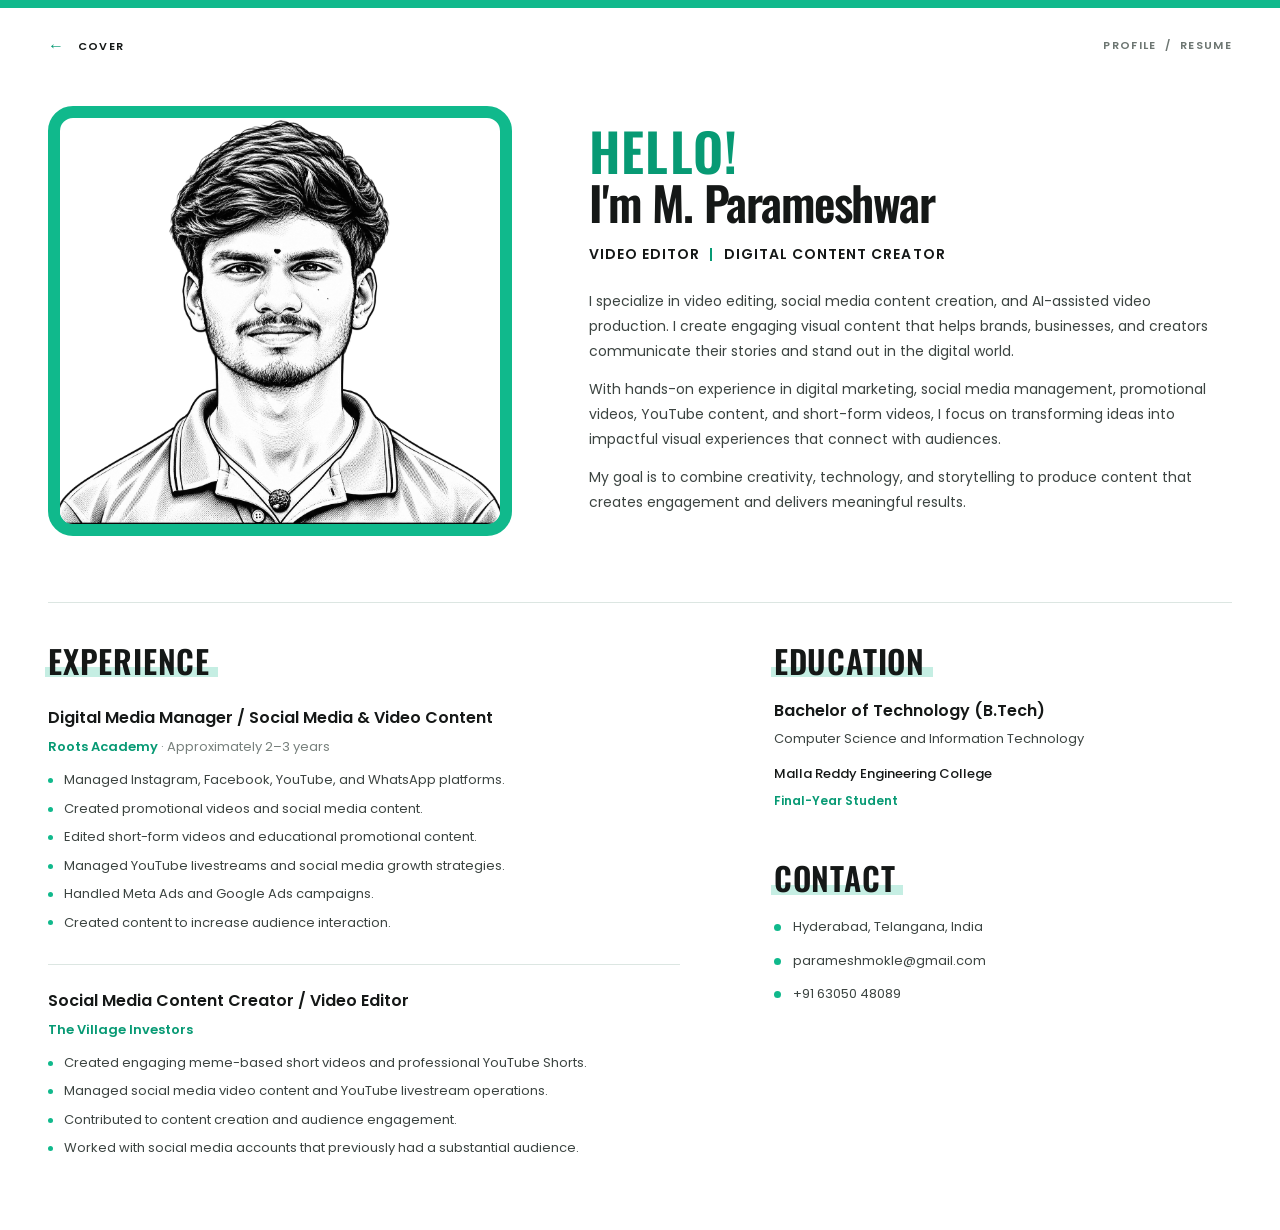
<file: profile.html>
<!doctype html>
<html lang="en">
  <head>
    <meta charset="utf-8" />
    <meta name="viewport" content="width=device-width, initial-scale=1" />
    <meta name="theme-color" content="#ffffff" />
    <meta
      name="description"
      content="Experience, education, skills, and contact information for M. Parameshwar, video editor and digital content creator."
    />
    <title>M. Parameshwar — Profile</title>
    <link rel="preconnect" href="https://fonts.googleapis.com" />
    <link rel="preconnect" href="https://fonts.gstatic.com" crossorigin />
    <link
      href="https://fonts.googleapis.com/css2?family=Oswald:wght@400;500;600;700&family=Poppins:wght@400;500;600;700&display=swap"
      rel="stylesheet"
    />
    <link rel="stylesheet" href="profile.css" />
  </head>
  <body class="profile-page">
    <div class="top-accent" aria-hidden="true"></div>
    <header class="page-header">
      <a class="back-link" href="index.html"><span aria-hidden="true">←</span> COVER</a>
      <span class="header-note">PROFILE&nbsp; / &nbsp;RESUME</span>
    </header>

    <main class="resume">
      <section class="intro" aria-labelledby="intro-heading">
        <figure class="portrait-frame">
          <img
            src="assets/portfolio-portrait.png"
            alt="Black-and-white illustrated portrait of M. Parameshwar"
            width="1327"
            height="1186"
          />
        </figure>

        <div class="intro-copy">
          <h1 id="intro-heading">
            <span class="hello">HELLO!</span>
            <span class="intro-name">I'm M. Parameshwar</span>
          </h1>
          <p class="professional-title">VIDEO EDITOR <span aria-hidden="true">|</span> DIGITAL CONTENT CREATOR</p>
          <div class="intro-body">
            <p>
              I specialize in video editing, social media content creation, and AI-assisted video production. I create engaging visual content that helps brands, businesses, and creators communicate their stories and stand out in the digital world.
            </p>
            <p>
              With hands-on experience in digital marketing, social media management, promotional videos, YouTube content, and short-form videos, I focus on transforming ideas into impactful visual experiences that connect with audiences.
            </p>
            <p>
              My goal is to combine creativity, technology, and storytelling to produce content that creates engagement and delivers meaningful results.
            </p>
          </div>
        </div>
      </section>

      <div class="resume-grid">
        <section class="experience" aria-labelledby="experience-heading">
          <h2 class="section-heading" id="experience-heading">EXPERIENCE</h2>

          <article class="experience-entry">
            <h3>Digital Media Manager / Social Media &amp; Video Content</h3>
            <p class="company-line">Roots Academy <span>· Approximately 2–3 years</span></p>
            <ul class="detail-list">
              <li>Managed Instagram, Facebook, YouTube, and WhatsApp platforms.</li>
              <li>Created promotional videos and social media content.</li>
              <li>Edited short-form videos and educational promotional content.</li>
              <li>Managed YouTube livestreams and social media growth strategies.</li>
              <li>Handled Meta Ads and Google Ads campaigns.</li>
              <li>Created content to increase audience interaction.</li>
            </ul>
          </article>

          <article class="experience-entry experience-entry--last">
            <h3>Social Media Content Creator / Video Editor</h3>
            <p class="company-line">The Village Investors</p>
            <ul class="detail-list">
              <li>Created engaging meme-based short videos and professional YouTube Shorts.</li>
              <li>Managed social media video content and YouTube livestream operations.</li>
              <li>Contributed to content creation and audience engagement.</li>
              <li>Worked with social media accounts that previously had a substantial audience.</li>
            </ul>
          </article>
        </section>

        <aside class="details-column" aria-label="Education and contact information">
          <section class="detail-section" aria-labelledby="education-heading">
            <h2 class="section-heading" id="education-heading">EDUCATION</h2>
            <p class="degree">Bachelor of Technology (B.Tech)</p>
            <p class="specialization">Computer Science and Information Technology</p>
            <p class="institution">Malla Reddy Engineering College</p>
            <p class="student-status">Final-Year Student</p>
          </section>

          <section class="detail-section contact-section" aria-labelledby="contact-heading">
            <h2 class="section-heading" id="contact-heading">CONTACT</h2>
            <ul class="contact-list">
              <li>Hyderabad, Telangana, India</li>
              <li><a href="mailto:parameshmokle@gmail.com">parameshmokle@gmail.com</a></li>
              <li><a href="tel:+916305048089">+91 63050 48089</a></li>
            </ul>
          </section>
        </aside>
      </div>

    </main>
  </body>
</html>
</file>
<file: profile.css>
:root {
  color-scheme: light;
  --green: #10b98c;
  --green-dark: #079a74;
  --ink: #151817;
  --body-ink: #3c4441;
  --rule: #dce6e2;
}

* {
  box-sizing: border-box;
}

html {
  min-width: 320px;
  background: #ffffff;
  scroll-behavior: smooth;
}

body {
  min-width: 320px;
  margin: 0;
  background: #ffffff;
  color: var(--body-ink);
  font-family: "Poppins", Arial, sans-serif;
  -webkit-font-smoothing: antialiased;
  text-rendering: optimizeLegibility;
}

.top-accent {
  width: 100%;
  height: 8px;
  background: var(--green);
}

.page-header,
.resume {
  width: min(100% - 96px, 1280px);
  margin-inline: auto;
}

.page-header {
  display: flex;
  justify-content: space-between;
  align-items: center;
  min-height: 74px;
  color: #59615e;
  font-size: 11px;
  font-weight: 600;
  letter-spacing: 0.12em;
}

.back-link {
  color: var(--ink);
  text-decoration: none;
  transition: color 180ms ease;
}

.back-link span {
  margin-right: 8px;
  color: var(--green-dark);
  font-size: 16px;
  vertical-align: -1px;
}

.back-link:hover,
.back-link:focus-visible {
  color: var(--green-dark);
}

.back-link:focus-visible,
.caption--name:focus-visible,
.contact-list a:focus-visible {
  outline: 2px solid var(--green-dark);
  outline-offset: 4px;
}

.header-note {
  color: #6d7672;
}

.intro {
  display: grid;
  grid-template-columns: minmax(340px, 0.88fr) minmax(0, 1.22fr);
  align-items: center;
  gap: clamp(48px, 6vw, 88px);
  padding: 24px 0 66px;
}

.portrait-frame {
  width: 100%;
  max-width: 468px;
  aspect-ratio: 1.08 / 1;
  margin: 0;
  overflow: hidden;
  border: 12px solid var(--green);
  border-radius: 25px;
  background: #ffffff;
}

.portrait-frame img {
  display: block;
  width: 100%;
  height: 100%;
  object-fit: cover;
  object-position: center 34%;
  filter: grayscale(1);
}

.intro-copy {
  padding: 4px 0 8px;
}

.intro-copy h1 {
  display: flex;
  flex-direction: column;
  gap: 1px;
  margin: 0;
  color: var(--ink);
  font-family: "Oswald", Impact, sans-serif;
  font-weight: 600;
  line-height: 1.03;
}

.hello {
  color: var(--green-dark);
  font-size: clamp(38px, 4.1vw, 54px);
  letter-spacing: 0.025em;
}

.intro-name {
  font-size: clamp(34px, 3.65vw, 48px);
  letter-spacing: -0.025em;
}

.professional-title {
  margin: 18px 0 24px;
  color: var(--ink);
  font-size: 14px;
  font-weight: 600;
  letter-spacing: 0.075em;
}

.professional-title span {
  padding-inline: 5px;
  color: var(--green-dark);
}

.intro-body {
  max-width: 690px;
  font-size: 14px;
  line-height: 1.78;
}

.intro-body p {
  margin: 0 0 13px;
}

.intro-body p:last-child {
  margin-bottom: 0;
}

.resume-grid {
  display: grid;
  grid-template-columns: minmax(0, 1.38fr) minmax(310px, 1fr);
  gap: clamp(52px, 7.3vw, 104px);
  padding: 4px 0 64px;
  border-top: 1px solid var(--rule);
}

.experience,
.details-column {
  min-width: 0;
  padding-top: 36px;
}

.section-heading {
  position: relative;
  z-index: 0;
  width: max-content;
  max-width: 100%;
  margin: 0 0 28px;
  color: var(--ink);
  font-family: "Oswald", Impact, sans-serif;
  font-size: 32px;
  font-weight: 600;
  letter-spacing: 0.025em;
  line-height: 1.12;
}

.section-heading::after {
  position: absolute;
  z-index: -1;
  right: -8px;
  bottom: 1px;
  left: -3px;
  height: 10px;
  background: rgb(16 185 140 / 24%);
  content: "";
}

.experience-entry {
  padding: 0 0 24px;
  margin: 0 0 24px;
  border-bottom: 1px solid var(--rule);
}

.experience-entry--last {
  padding-bottom: 0;
  margin-bottom: 0;
  border-bottom: 0;
}

.experience-entry h3 {
  max-width: 700px;
  margin: 0 0 7px;
  color: var(--ink);
  font-size: 16px;
  font-weight: 600;
  line-height: 1.5;
}

.company-line {
  margin: 0 0 12px;
  color: var(--green-dark);
  font-size: 13px;
  font-weight: 600;
}

.company-line span {
  color: #77807c;
  font-weight: 400;
}

.detail-list,
.contact-list {
  padding: 0;
  margin: 0;
  list-style: none;
}

.detail-list li {
  position: relative;
  padding-left: 16px;
  margin: 0 0 7px;
  font-size: 13px;
  line-height: 1.65;
}

.detail-list li::before {
  position: absolute;
  top: 0.68em;
  left: 0;
  width: 5px;
  height: 5px;
  border-radius: 50%;
  background: var(--green);
  content: "";
}

.details-column {
  display: flex;
  flex-direction: column;
  gap: 42px;
}

.detail-section .section-heading {
  margin-bottom: 21px;
}

.degree {
  margin: 0 0 4px;
  color: var(--ink);
  font-size: 16px;
  font-weight: 600;
  line-height: 1.55;
}

.specialization,
.institution,
.student-status {
  margin: 0 0 7px;
  font-size: 13px;
  line-height: 1.65;
}

.institution {
  margin-top: 13px;
  color: var(--ink);
  font-weight: 500;
}

.student-status {
  color: var(--green-dark);
  font-size: 12px;
  font-weight: 600;
}

.contact-list li {
  display: flex;
  align-items: baseline;
  gap: 12px;
  margin: 0 0 13px;
  font-size: 13px;
  line-height: 1.6;
}

.contact-list li::before {
  width: 7px;
  height: 7px;
  flex: 0 0 7px;
  border-radius: 50%;
  background: var(--green);
  content: "";
}

.contact-list a {
  color: inherit;
  text-decoration-color: transparent;
  text-underline-offset: 3px;
  transition: color 180ms ease, text-decoration-color 180ms ease;
}

.contact-list a:hover {
  color: var(--green-dark);
  text-decoration-color: currentColor;
}

.caption--name {
  color: inherit;
  text-decoration: none;
}

.caption--name:hover {
  text-decoration: underline;
  text-decoration-color: var(--green);
  text-decoration-thickness: 2px;
  text-underline-offset: 5px;
}

@media (max-width: 1000px) {
  .page-header,
  .resume {
    width: min(100% - 64px, 850px);
  }

  .intro {
    grid-template-columns: minmax(280px, 0.88fr) minmax(0, 1.12fr);
    gap: 38px;
    padding-bottom: 52px;
  }

  .portrait-frame {
    border-width: 10px;
  }

  .intro-body {
    font-size: 13px;
  }

  .resume-grid {
    grid-template-columns: minmax(0, 1.25fr) minmax(270px, 1fr);
    gap: 42px;
  }

}

@media (max-width: 760px) {
  .page-header,
  .resume {
    width: min(100% - 40px, 560px);
  }

  .page-header {
    min-height: 62px;
    font-size: 10px;
  }

  .header-note {
    font-size: 9px;
  }

  .intro {
    grid-template-columns: 1fr;
    gap: 28px;
    padding: 12px 0 42px;
  }

  .portrait-frame {
    width: min(100%, 440px);
    justify-self: center;
    aspect-ratio: 1.08 / 1;
    border-width: 9px;
    border-radius: 20px;
  }

  .intro-copy {
    padding: 0;
  }

  .hello {
    font-size: 42px;
  }

  .intro-name {
    font-size: clamp(32px, 8.5vw, 42px);
  }

  .professional-title {
    margin: 14px 0 19px;
    font-size: 12px;
    line-height: 1.7;
  }

  .intro-body {
    font-size: 13px;
    line-height: 1.75;
  }

  .resume-grid {
    grid-template-columns: 1fr;
    gap: 0;
    padding-bottom: 44px;
  }

  .experience,
  .details-column {
    padding-top: 29px;
  }

  .section-heading {
    margin-bottom: 22px;
    font-size: 29px;
  }

  .details-column {
    gap: 32px;
  }

  .detail-section .section-heading {
    margin-bottom: 18px;
  }

}

@media (prefers-reduced-motion: reduce) {
  html {
    scroll-behavior: auto;
  }

  *,
  *::before,
  *::after {
    transition-duration: 0.01ms !important;
  }
}
</file>
